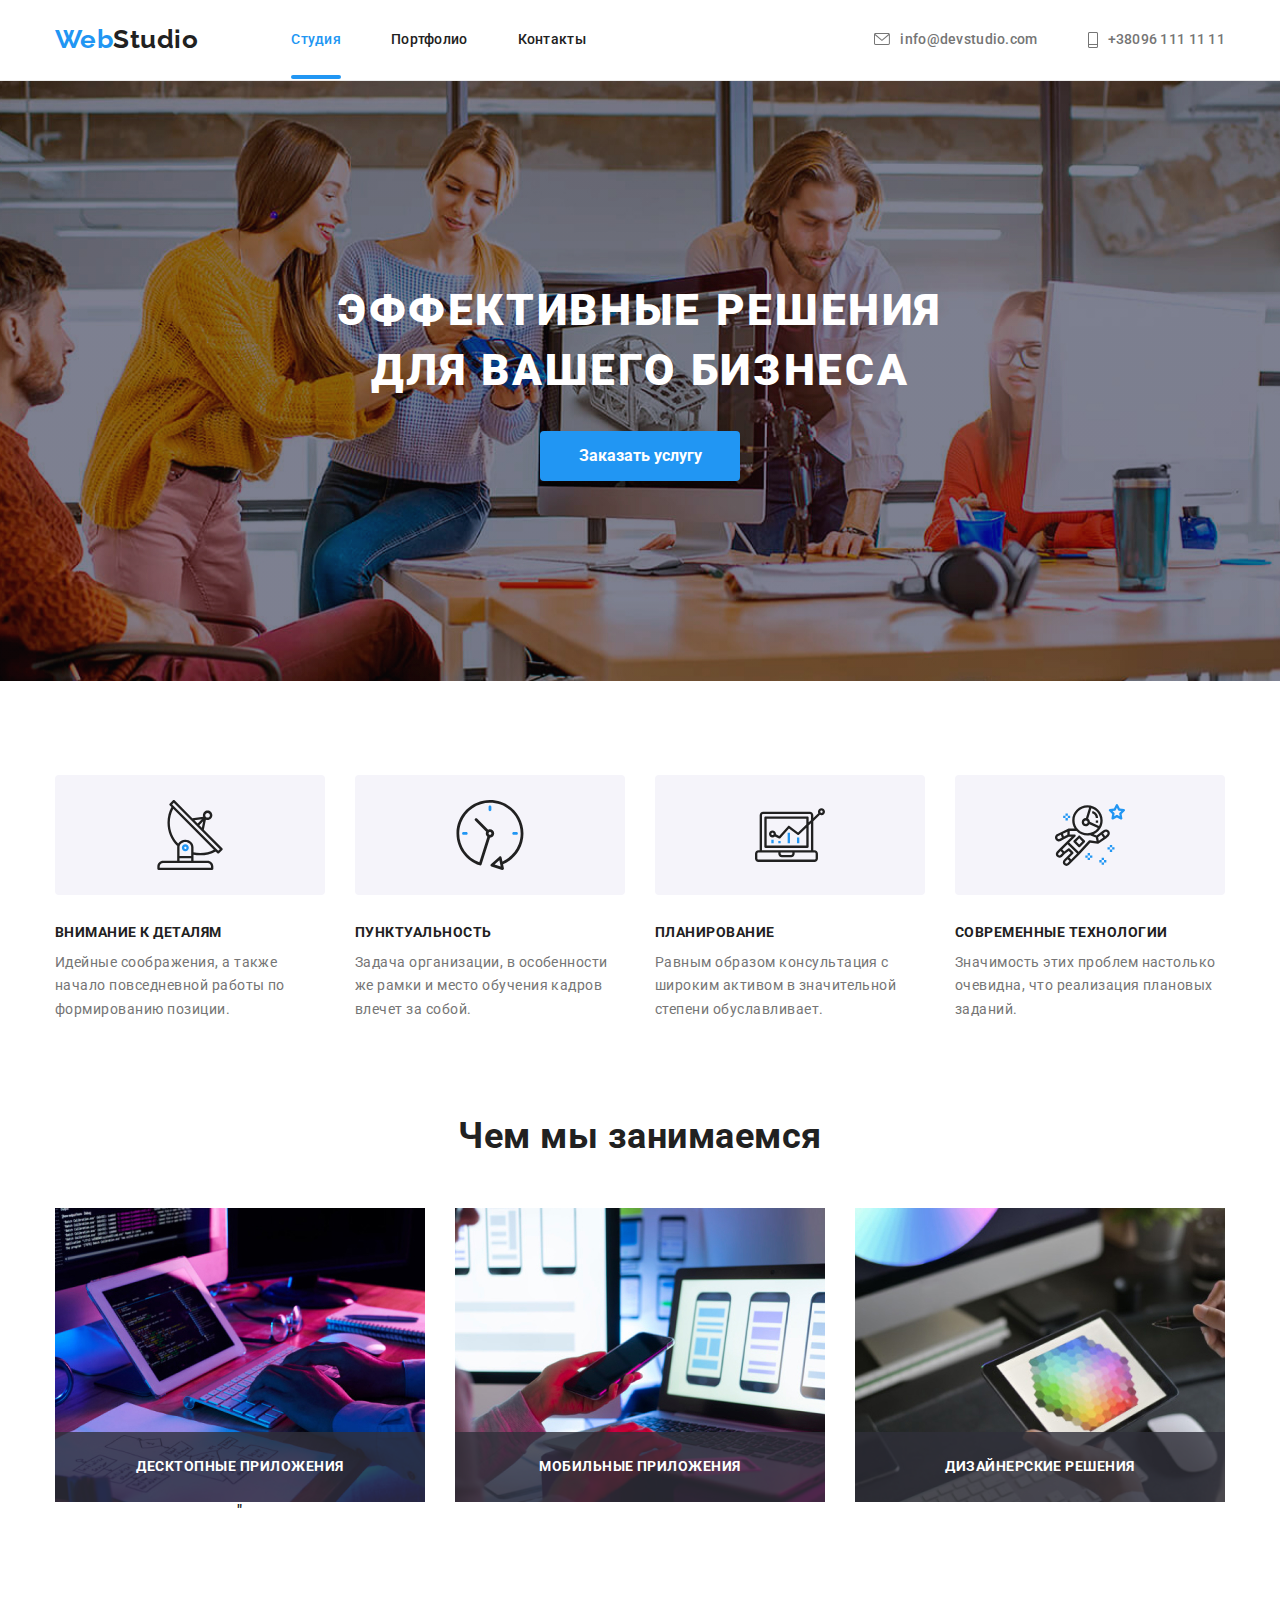
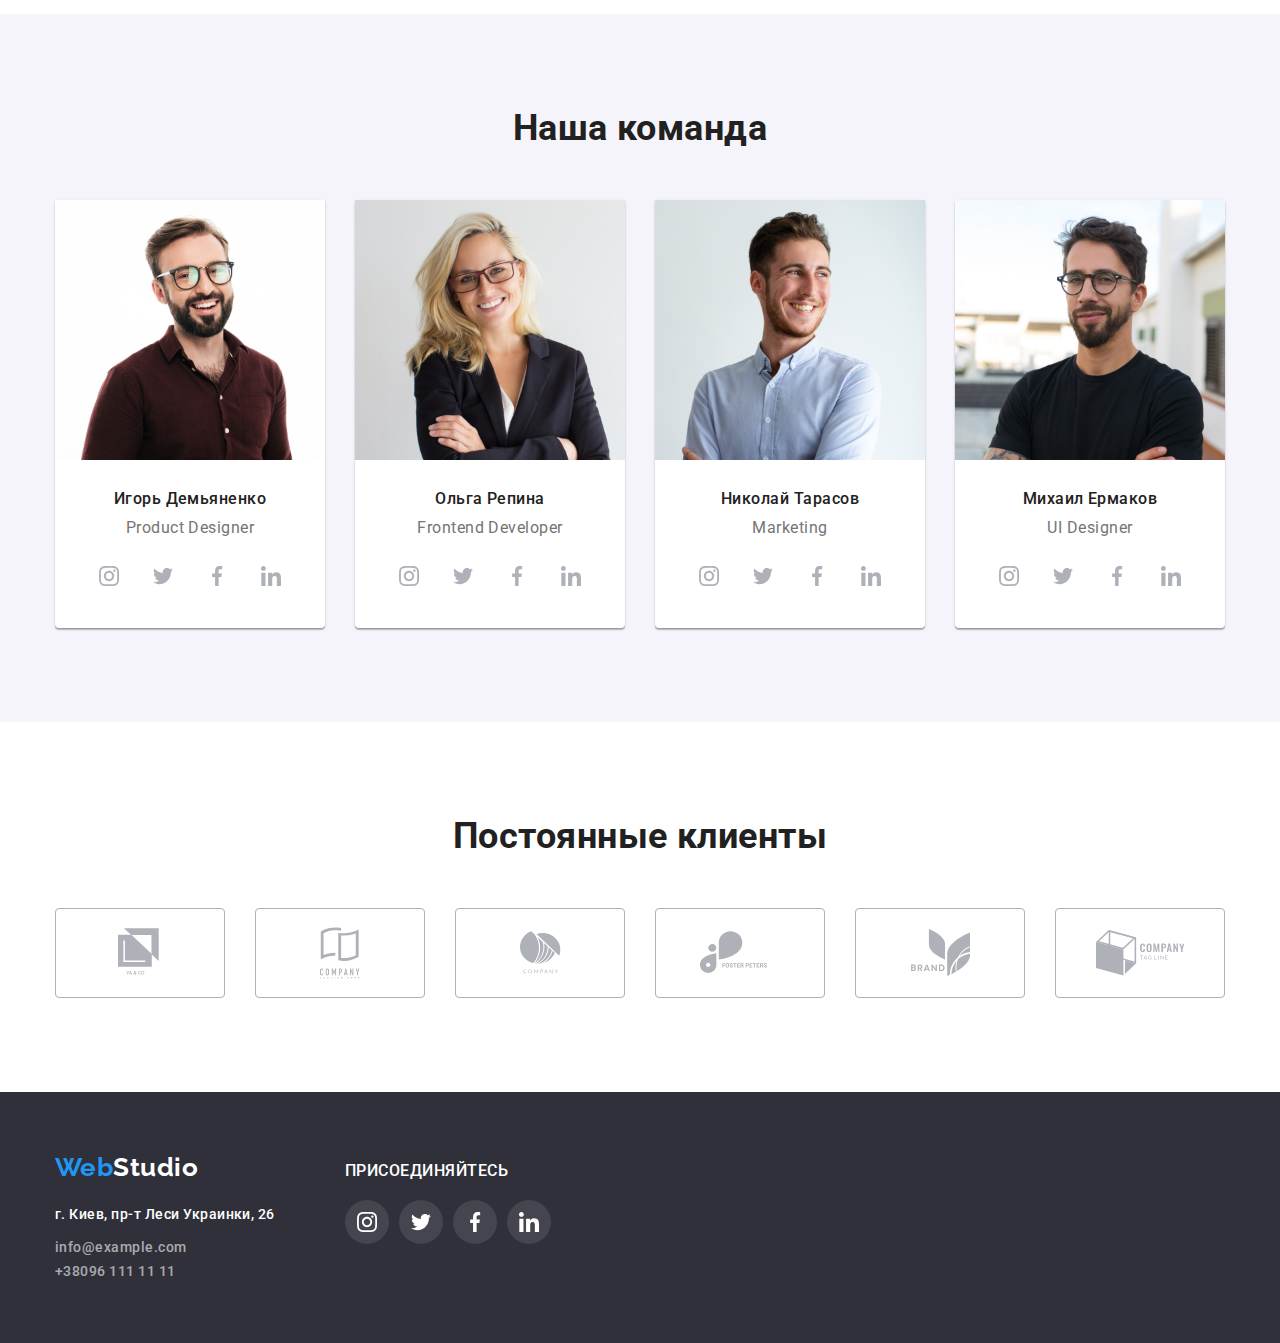
<file: index.html>
<!DOCTYPE html>
<html lang="ru">
  <head>
    <meta charset="UTF-8" />
    <meta name="viewport" content="width=device-width, initial-scale=1.0" />
    <title>Эффективные решения для вашего бизнеса</title>
    <link
      rel="stylesheet"
      href="https://cdnjs.cloudflare.com/ajax/libs/modern-normalize/1.0.0/modern-normalize.min.css"
    />
    <link rel="stylesheet" href="./css/styles.css" />
    <link rel="preconnect" href="https://fonts.gstatic.com" />
    <link
      rel="stylesheet"
      href="https://fonts.googleapis.com/css2?family=Oleo+Script&family=Raleway:wght@700&family=Roboto:wght@400;500;700;900&display=swap"
    />
  </head>
  <body>
    <!--page-top-->
    <header class="header">
      <div class="container">
        <nav class="top-nav">
          <a class="logo-header" lang="en" href="./index.html"
            >Web<span class="logo">Studio</span></a
          >
          <ul class="site-nav">
            <li>
              <a class="site-nav-link current" href="./index.html">Студия</a>
            </li>
            <li>
              <a class="site-nav-link" href="./portfolio.html">Портфолио</a>
            </li>
            <li><a class="site-nav-link" href="/">Контакты</a></li>
          </ul>
        </nav>
        <address>
          <ul class="header-contacts">
            <li>
              <a class="link-contacts" href="mailto:info@devstudio.com">
                <svg class="header-mail">
                  <use href="./images/icons/sprite.svg#envelope-hover"></use>
                </svg>
                info@devstudio.com
              </a>
            </li>
            <li>
              <a class="link-contacts" href="tel:+380961111111">
                <svg class="header-phone">
                  <use href="./images/icons/sprite.svg#phone"></use>
                </svg>
                +38096 111 11 11</a
              >
            </li>
          </ul>
        </address>
      </div>
    </header>

    <main>
      <!--banner-->
      <section class="banner">
        <div class="container">
          <div class="banner-container">
            <h1 class="banner-title">Эффективные решения для вашего бизнеса</h1>
            <button type="button" class="button banner-button" data-modal-open>
              Заказать услугу
            </button>
          </div>
        </div>
      </section>

      <!--after-banner-->
      <section class="after-banner">
        <div class="container">
          <ul class="after-banner-list">
            <li class="after-banner-items">
              <div class="info-icons-list">
                <svg width="70" height="70" class="info-icons">
                  <use href="./images/icons/sprite.svg#antenna"></use>
                </svg>
              </div>
              <h3 class="section-item">Внимание к деталям</h3>
              <p class="description">
                Идейные соображения, а также начало повседневной работы по
                формированию позиции.
              </p>
            </li>
            <li class="after-banner-items">
              <div class="info-icons-list">
                <svg width="70" height="70" class="info-icons">
                  <use href="./images/icons/sprite.svg#clock"></use>
                </svg>
              </div>
              <h3 class="section-item">Пунктуальность</h3>
              <p class="description">
                Задача организации, в особенности же рамки и место обучения
                кадров влечет за собой.
              </p>
            </li>
            <li class="after-banner-items">
              <div class="info-icons-list">
                <svg width="70" height="70" class="info-icons">
                  <use href="./images/icons/sprite.svg#diagram"></use>
                </svg>
              </div>
              <h3 class="section-item">Планирование</h3>
              <p class="description">
                Равным образом консультация с широким активом в значительной
                степени обуславливает.
              </p>
            </li>
            <li class="after-banner-items">
              <div class="info-icons-list">
                <svg width="70" height="70" class="info-icons">
                  <use href="./images/icons/sprite.svg#astronaut"></use>
                </svg>
              </div>
              <h3 class="section-item">Современные технологии</h3>
              <p class="description">
                Значимость этих проблем настолько очевидна, что реализация
                плановых заданий.
              </p>
            </li>
          </ul>
        </div>
      </section>

      <!--what-we-do-->
      <section class="what-we-do">
        <div class="container">
          <h2 class="section-title">Чем мы занимаемся</h2>
          <ul class="images-list">
            <li>
              <div class="thumb">
                <img
                  class="img-item"
                  src="images/img.jpg"
                  alt="code writing"
                  width="370"
                  height="294"
                />
                <p class="what-we-do-text">Десктопные приложения</p>
              </div>
              "
            </li>
            <li>
              <div class="thumb">
                <img
                  class="img-item"
                  src="images/phone.jpg"
                  alt="phone"
                  width="370"
                  height="294"
                />
                <p class="what-we-do-text">Мобильные приложения</p>
              </div>
            </li>
            <li>
              <div class="thumb">
                <img
                  class="img-item"
                  src="images/tablet.jpg"
                  alt="tablet"
                  width="370"
                  height="294"
                />
                <p class="what-we-do-text">Дизайнерские решения</p>
              </div>
            </li>
          </ul>
        </div>
      </section>

      <!--our-team-->
      <section class="section-our-team">
        <div class="container">
          <h2 class="section-title">Наша команда</h2>
          <ul class="team-list">
            <li>
              <img
                class="team-photo"
                src="images/ihor.jpg"
                alt="ihor demianenko"
                height="260"
                width="270"
              />
              <div class="member-card">
                <h3 class="team-member">Игорь Демьяненко</h3>
                <p lang="en" class="occupation">Product Designer</p>
                <ul class="team-social-list">
                  <li class="team-social-item">
                    <a href="" class="social-link">
                      <svg class="social-icon">
                        <use
                          href="./images/icons/sprite.svg#instagram"
                        ></use></svg
                    ></a>
                  </li>
                  <li class="team-social-item">
                    <a href="" class="social-link">
                      <svg class="social-icon">
                        <use
                          href="./images/icons/sprite.svg#twitter"
                        ></use></svg
                    ></a>
                  </li>
                  <li class="team-social-item">
                    <a href="" class="social-link">
                      <svg class="social-icon">
                        <use
                          href="./images/icons/sprite.svg#facebook"
                        ></use></svg
                    ></a>
                  </li>
                  <li class="team-social-item">
                    <a href="" class="social-link">
                      <svg class="social-icon">
                        <use
                          href="./images/icons/sprite.svg#linkedin"
                        ></use></svg
                    ></a>
                  </li>
                </ul>
              </div>
            </li>
            <li>
              <img
                class="team-photo"
                src="images/olha.jpg"
                alt="olha repina"
                height="260"
                width="270"
              />
              <div class="member-card">
                <h3 class="team-member">Ольга Репина</h3>
                <p lang="en" class="occupation">Frontend Developer</p>
                <ul class="team-social-list">
                  <li class="team-social-item">
                    <a href="" class="social-link">
                      <svg class="social-icon">
                        <use
                          href="./images/icons/sprite.svg#instagram"
                        ></use></svg
                    ></a>
                  </li>
                  <li class="team-social-item">
                    <a href="" class="social-link">
                      <svg class="social-icon">
                        <use
                          href="./images/icons/sprite.svg#twitter"
                        ></use></svg
                    ></a>
                  </li>
                  <li class="team-social-item">
                    <a href="" class="social-link">
                      <svg class="social-icon">
                        <use
                          href="./images/icons/sprite.svg#facebook"
                        ></use></svg
                    ></a>
                  </li>
                  <li class="team-social-item">
                    <a href="" class="social-link">
                      <svg class="social-icon">
                        <use
                          href="./images/icons/sprite.svg#linkedin"
                        ></use></svg
                    ></a>
                  </li>
                </ul>
              </div>
            </li>
            <li>
              <img
                class="team-photo"
                src="images/nicolai.jpg"
                alt="nicolai tarasov"
                height="260"
                width="270"
              />
              <div class="member-card">
                <h3 class="team-member">Николай Тарасов</h3>
                <p lang="en" class="occupation">Marketing</p>
                <ul class="team-social-list">
                  <li class="team-social-item">
                    <a href="" class="social-link">
                      <svg class="social-icon">
                        <use
                          href="./images/icons/sprite.svg#instagram"
                        ></use></svg
                    ></a>
                  </li>
                  <li class="team-social-item">
                    <a href="" class="social-link">
                      <svg class="social-icon">
                        <use
                          href="./images/icons/sprite.svg#twitter"
                        ></use></svg
                    ></a>
                  </li>
                  <li class="team-social-item">
                    <a href="" class="social-link">
                      <svg class="social-icon">
                        <use
                          href="./images/icons/sprite.svg#facebook"
                        ></use></svg
                    ></a>
                  </li>
                  <li class="team-social-item">
                    <a href="" class="social-link">
                      <svg class="social-icon">
                        <use
                          href="./images/icons/sprite.svg#linkedin"
                        ></use></svg
                    ></a>
                  </li>
                </ul>
              </div>
            </li>
            <li>
              <img
                class="team-photo"
                src="images/michael.jpg"
                alt="michael ermakov"
                height="260"
                width="270"
              />
              <div class="member-card">
                <h3 class="team-member">Михаил Ермаков</h3>
                <p lang="en" class="occupation">UI Designer</p>
                <ul class="team-social-list">
                  <li class="team-social-item">
                    <a href="" class="social-link">
                      <svg class="social-icon">
                        <use
                          href="./images/icons/sprite.svg#instagram"
                        ></use></svg
                    ></a>
                  </li>
                  <li class="team-social-item">
                    <a href="" class="social-link">
                      <svg class="social-icon">
                        <use
                          href="./images/icons/sprite.svg#twitter"
                        ></use></svg
                    ></a>
                  </li>
                  <li class="team-social-item">
                    <a href="" class="social-link">
                      <svg class="social-icon">
                        <use
                          href="./images/icons/sprite.svg#facebook"
                        ></use></svg
                    ></a>
                  </li>
                  <li class="team-social-item">
                    <a href="" class="social-link">
                      <svg class="social-icon">
                        <use
                          href="./images/icons/sprite.svg#linkedin"
                        ></use></svg
                    ></a>
                  </li>
                </ul>
              </div>
            </li>
          </ul>
        </div>
      </section>
    </main>

    <!--our-clients-->
    <section class="our-clients">
      <div class="container">
        <h3 class="section-title">Постоянные клиенты</h3>
        <ul class="clients-list">
          <li class="clients-item">
            <a class="clients-link" href="/">
              <svg width="45" height="50" class="clients-icon">
                <use href="./images/icons/sprite.svg#logo-1"></use>
              </svg>
            </a>
          </li>
          <li class="clients-item">
            <a class="clients-link" href="/">
              <svg width="40" height="52" class="clients-icon">
                <use href="./images/icons/sprite.svg#logo-2"></use>
              </svg>
            </a>
          </li>
          <li class="clients-item">
            <a class="clients-link" href="/">
              <svg width="41" height="43" class="clients-icon">
                <use href="./images/icons/sprite.svg#logo-3"></use>
              </svg>
            </a>
          </li>
          <li class="clients-item">
            <a class="clients-link" href="/">
              <svg width="80" height="43" class="clients-icon">
                <use href="./images/icons/sprite.svg#logo-4"></use>
              </svg>
            </a>
          </li>
          <li class="clients-item">
            <a class="clients-link" href="/">
              <svg width="59" height="47" class="clients-icon">
                <use href="./images/icons/sprite.svg#logo-5"></use>
              </svg>
            </a>
          </li>
          <li class="clients-item">
            <a class="clients-link" href="/">
              <svg width="89" height="46" class="clients-icon">
                <use href="./images/icons/sprite.svg#logo-6"></use>
              </svg>
            </a>
          </li>
        </ul>
      </div>
    </section>
    <!--footer-->
    <footer class="footer">
      <div class="container">
        <div class="footer-container-address">
          <a class="logo-footer" lang="en" href="/"
            >Web<span class="logo">Studio</span></a
          >
          <address>
            <ul>
              <li class="footer-adress">г. Киев, пр-т Леси Украинки, 26</li>
              <li>
                <a class="footer-contacts" href="mailto:info@example.com"
                  >info@example.com</a
                >
              </li>
              <li>
                <a class="footer-contacts" href="tel:+380961111111">
                  +38096 111 11 11</a
                >
              </li>
            </ul>
          </address>
        </div>

        <div class="social">
          <p class="social-title">Присоединяйтесь</p>
          <ul class="social-network-list">
            <li class="social-network-items">
              <a class="social-link" href="./">
                <svg class="social-icon">
                  <use href="./images/icons/sprite.svg#instagram"></use>
                </svg>
              </a>
            </li>
            <li class="social-network-items">
              <a class="social-link" href="./">
                <svg class="social-icon">
                  <use href="./images/icons/sprite.svg#twitter"></use>
                </svg>
              </a>
            </li>
            <li class="social-network-items">
              <a class="social-link" href="./">
                <svg class="social-icon">
                  <use href="./images/icons/sprite.svg#facebook"></use>
                </svg>
              </a>
            </li>
            <li class="social-network-items">
              <a class="social-link" href="./">
                <svg class="social-icon">
                  <use href="./images/icons/sprite.svg#linkedin"></use>
                </svg>
              </a>
            </li>
          </ul>
        </div>
      </div>
    </footer>
    <div class="backdrop is-hidden" data-modal>
      <div class="modal">
        <button type="button" class="button-close" data-modal-close>
          <svg class="icon-close" width="11" height="11">
            <use href="./images/icons/sprite.svg#close"></use>
          </svg>
        </button>
      </div>
    </div>
    <script src="./js/modal.js"></script>
  </body>
</html>
</file>
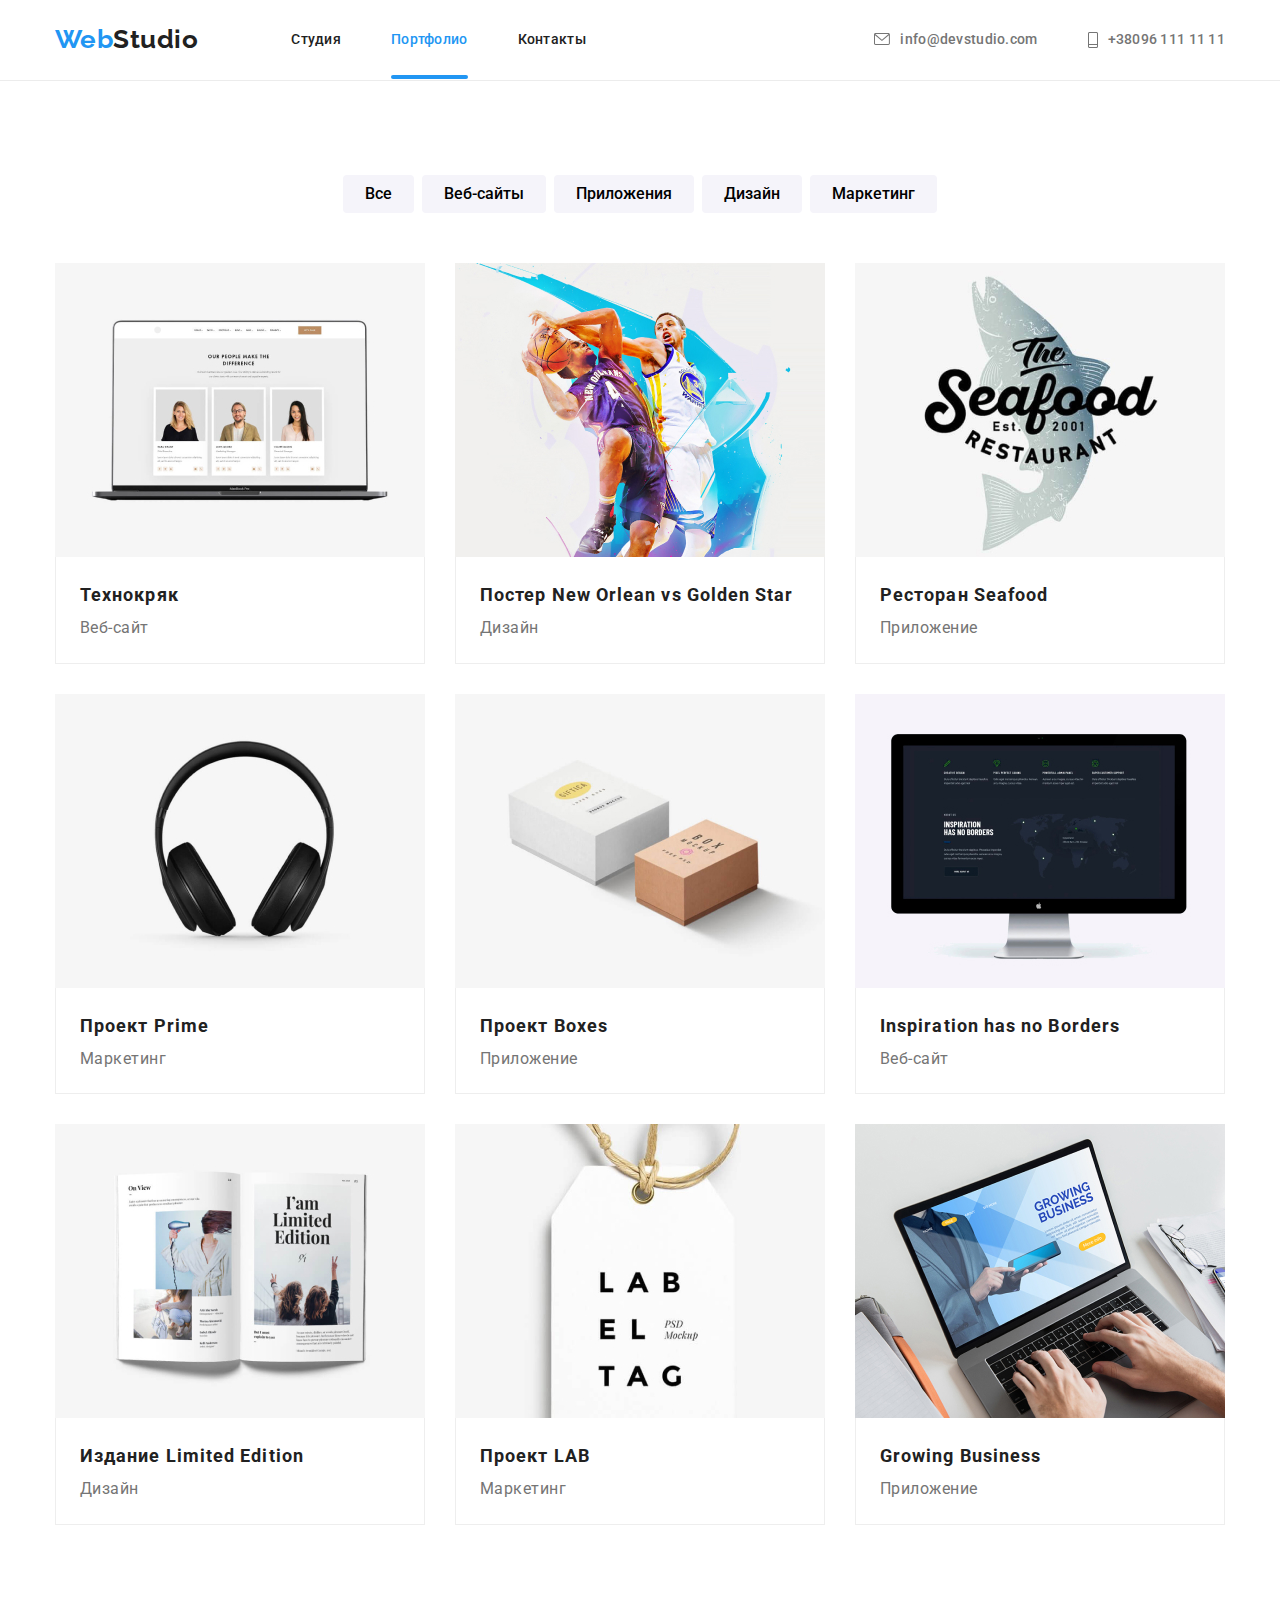
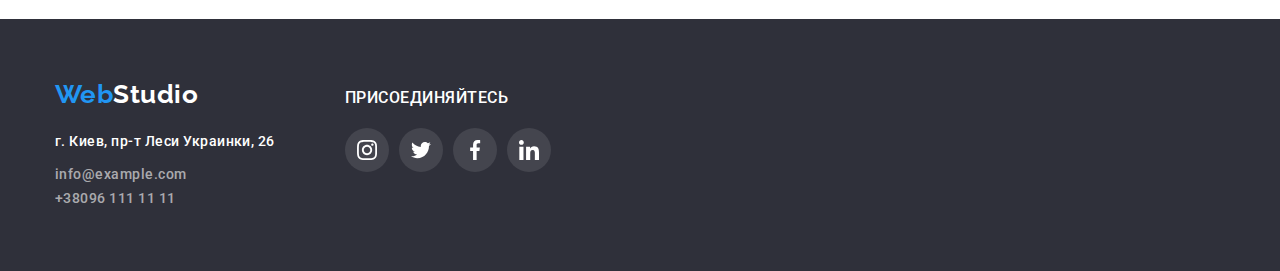
<file: portfolio.html>
<!DOCTYPE html>
<html lang="ru">
  <head>
    <meta charset="UTF-8" />
    <meta name="viewport" content="width=device-width, initial-scale=1.0" />
    <title>Эффективные решения для вашего бизнеса</title>
    <link
      rel="stylesheet"
      href="https://cdnjs.cloudflare.com/ajax/libs/modern-normalize/1.0.0/modern-normalize.min.css"
    />
    <link rel="stylesheet" href="./css/styles.css" />
    <link rel="preconnect" href="https://fonts.gstatic.com" />
    <link
      rel="stylesheet"
      href="https://fonts.googleapis.com/css2?family=Oleo+Script&family=Raleway:wght@700&family=Roboto:wght@400;500;700;900&display=swap"
    />
  </head>
  <body>
    <!--page-top-->
    <header class="header">
      <div class="container">
        <nav class="top-nav">
          <a class="logo-header" lang="en" href="./index.html"
            >Web<span class="logo">Studio</span></a
          >
          <ul class="site-nav">
            <li><a class="site-nav-link" href="./index.html">Студия</a></li>
            <li>
              <a class="site-nav-link current" href="./portfolio.html"
                >Портфолио</a
              >
            </li>
            <li><a class="site-nav-link" href="/">Контакты</a></li>
          </ul>
        </nav>
        <address>
          <ul class="header-contacts">
            <li>
              <a class="link-contacts" href="mailto:info@devstudio.com">
                <svg class="header-mail">
                  <use href="./images/icons/sprite.svg#envelope-hover"></use>
                </svg>
                info@devstudio.com
              </a>
            </li>
            <li>
              <a class="link-contacts" href="tel:+380961111111">
                <svg class="header-phone">
                  <use href="./images/icons/sprite.svg#phone"></use>
                </svg>
                +38096 111 11 11</a
              >
            </li>
          </ul>
        </address>
      </div>
    </header>

    <main>
      <section class="portfolio">
        <div class="container">
          <h1 class="section-title visually-hidden">Проекты</h1>
          <ul class="portfolio-list">
            <li>
              <button type="button" class="portfolio-button">Все</button>
            </li>
            <li>
              <button type="button" class="portfolio-button">Веб-сайты</button>
            </li>
            <li>
              <button type="button" class="portfolio-button">Приложения</button>
            </li>
            <li>
              <button type="button" class="portfolio-button">Дизайн</button>
            </li>
            <li>
              <button type="button" class="portfolio-button">Маркетинг</button>
            </li>
          </ul>

          <h2 class="section-title visually-hidden">Таблица с проектами</h2>
          <ul class="project-list">
            <li class="project-item">
              <a class="project-item-link" href="/">
                <div class="project-photo-wrapper">
                  <img
                    src="images/technocriak.jpg"
                    alt="ноутбук с фото"
                    width="370"
                    height="294"
                  />
                  <p class="overlay">
                    Технокряк это современная площадка распространения
                    коронавируса. Компании используют эту платформу для
                    цифрового шпионажа и атак на защищённые сервера конкурентов.
                  </p>
                </div>
                <div class="project-content">
                  <h3 class="project-name">Технокряк</h3>
                  <p class="text">Веб-сайт</p>
                </div>
              </a>
            </li>
            <li class="project-item">
              <a class="project-item-link" href="/">
                <div class="project-photo-wrapper">
                  <img
                    src="images/basket-playersjpg.jpg"
                    alt="баскетболисты с мячом"
                    width="370"
                    height="294"
                  />
                  <p class="overlay">
                    Технокряк это современная площадка распространения
                    коронавируса. Компании используют эту платформу для
                    цифрового шпионажа и атак на защищённые сервера конкурентов.
                  </p>
                </div>
                <div class="project-content">
                  <h3 class="project-name">Постер New Orlean vs Golden Star</h3>
                  <p class="text">Дизайн</p>
                </div>
              </a>
            </li>
            <li class="project-item">
              <a class="project-item-link" href="/">
                <div class="project-photo-wrapper">
                  <img
                    src="images/rest-logo.jpg"
                    alt="логотип ресторана"
                    width="370"
                    height="294"
                  />
                  <p class="overlay">
                    Технокряк это современная площадка распространения
                    коронавируса. Компании используют эту платформу для
                    цифрового шпионажа и атак на защищённые сервера конкурентов.
                  </p>
                </div>
                <div class="project-content">
                  <h3 class="project-name">Ресторан Seafood</h3>
                  <p class="text">Приложение</p>
                </div>
              </a>
            </li>
            <li class="project-item">
              <a class="project-item-link" href="/">
                <div class="project-photo-wrapper">
                  <img
                    src="images/headphones.jpg"
                    alt="наушники"
                    width="370"
                    height="294"
                  />
                  <p class="overlay">
                    Технокряк это современная площадка распространения
                    коронавируса. Компании используют эту платформу для
                    цифрового шпионажа и атак на защищённые сервера конкурентов.
                  </p>
                </div>
                <div class="project-content">
                  <h3 class="project-name">Проект Prime</h3>
                  <p class="text">Маркетинг</p>
                </div>
              </a>
            </li>
            <li class="project-item">
              <a class="project-item-link" href="/">
                <div class="project-photo-wrapper">
                  <img
                    src="images/boxes.jpg"
                    alt="две коробки"
                    width="370"
                    height="294"
                  />
                  <p class="overlay">
                    Технокряк это современная площадка распространения
                    коронавируса. Компании используют эту платформу для
                    цифрового шпионажа и атак на защищённые сервера конкурентов.
                  </p>
                </div>
                <div class="project-content">
                  <h3 class="project-name">Проект Boxes</h3>
                  <p class="text">Приложение</p>
                </div>
              </a>
            </li>
            <li class="project-item">
              <a class="project-item-link" href="/">
                <div class="project-photo-wrapper">
                  <img
                    src="images/inspiration.jpg"
                    alt="монитор с идеями для вдохновения"
                    width="370"
                    height="294"
                  />
                  <p class="overlay">
                    Технокряк это современная площадка распространения
                    коронавируса. Компании используют эту платформу для
                    цифрового шпионажа и атак на защищённые сервера конкурентов.
                  </p>
                </div>
                <div class="project-content">
                  <h3 class="project-name">Inspiration has no Borders</h3>
                  <p class="text">Веб-сайт</p>
                </div>
              </a>
            </li>
            <li class="project-item">
              <a class="project-item-link" href="/">
                <div class="project-photo-wrapper">
                  <img
                    src="images/magazine.jpg"
                    alt="раскрытый журнал"
                    width="370"
                    height="294"
                  />
                  <p class="overlay">
                    Технокряк это современная площадка распространения
                    коронавируса. Компании используют эту платформу для
                    цифрового шпионажа и атак на защищённые сервера конкурентов.
                  </p>
                </div>
                <div class="project-content">
                  <h3 class="project-name">Издание Limited Edition</h3>
                  <p class="text">Дизайн</p>
                </div>
              </a>
            </li>
            <li class="project-item">
              <a class="project-item-link" href="/">
                <div class="project-photo-wrapper">
                  <img
                    src="images/lab-proj.jpg"
                    alt="бирка"
                    width="370"
                    height="294"
                  />
                  <p class="overlay">
                    Технокряк это современная площадка распространения
                    коронавируса. Компании используют эту платформу для
                    цифрового шпионажа и атак на защищённые сервера конкурентов.
                  </p>
                </div>
                <div class="project-content">
                  <h3 class="project-name">Проект LAB</h3>
                  <p class="text">Маркетинг</p>
                </div>
              </a>
            </li>
            <li class="project-item">
              <a class="project-item-link" href="/">
                <div class="project-photo-wrapper">
                  <img
                    src="images/grow-bsns.jpg"
                    alt="открытый ноутбук"
                    width="370"
                    height="294"
                  />
                  <p class="overlay">
                    Технокряк это современная площадка распространения
                    коронавируса. Компании используют эту платформу для
                    цифрового шпионажа и атак на защищённые сервера конкурентов.
                  </p>
                </div>
                <div class="project-content">
                  <h3 class="project-name">Growing Business</h3>
                  <p class="text">Приложение</p>
                </div>
              </a>
            </li>
          </ul>
        </div>
      </section>
    </main>
    <!--footer-->
    <footer class="footer">
      <div class="container">
        <div class="footer-container-address">
          <a class="logo-footer" lang="en" href="/"
            >Web<span class="logo">Studio</span></a
          >
          <address>
            <ul>
              <li class="footer-adress">г. Киев, пр-т Леси Украинки, 26</li>
              <li>
                <a class="footer-contacts" href="mailto:info@example.com"
                  >info@example.com</a
                >
              </li>
              <li>
                <a class="footer-contacts" href="tel:+380961111111">
                  +38096 111 11 11</a
                >
              </li>
            </ul>
          </address>
        </div>

        <div class="social">
          <p class="social-title">Присоединяйтесь</p>
          <ul class="social-network-list">
            <li class="social-network-items">
              <a class="social-link" href="./">
                <svg class="social-icon">
                  <use href="./images/icons/sprite.svg#instagram"></use>
                </svg>
              </a>
            </li>
            <li class="social-network-items">
              <a class="social-link" href="./">
                <svg class="social-icon">
                  <use href="./images/icons/sprite.svg#twitter"></use>
                </svg>
              </a>
            </li>
            <li class="social-network-items">
              <a class="social-link" href="./">
                <svg class="social-icon">
                  <use href="./images/icons/sprite.svg#facebook"></use>
                </svg>
              </a>
            </li>
            <li class="social-network-items">
              <a class="social-link" href="./">
                <svg class="social-icon">
                  <use href="./images/icons/sprite.svg#linkedin"></use>
                </svg>
              </a>
            </li>
          </ul>
        </div>
      </div>
    </footer>
  </body>
</html>
</file>
<file: css/styles.css>
/*background-color: #FFFFFF;*/
/*accent-color: 2196F3*/
/*head-text-color: 212121*/
/*text-color: 757575*/
/*banner-background-color: #2F303A;*/
/*banner-text-color: #FFFFFF;*/
/*team-background-color: #F5F4FA;*/

:root {
  --accent-color: #2196f3;
  --head-text-color: #212121;
  --text-color: #757575;
  --primary-white-color: #ffffff;
  --footer-link-color: rgba(255, 255, 255, 0.6);
  --team-background-color: #f5f4fa;
  --banner-background-color: #2f303a;
  --time-hover: 250ms;
  --timing-function: cubic-bezier(0.4, 0, 0.2, 1);
}
h1,
h2,
h3,
h4,
h5,
h6,
p {
  margin: 0;
}

ul,
ol {
  margin: 0;
  padding: 0;
}

img {
  display: block;
}

a,
ul {
  text-decoration: none;
  list-style: none;
  color: inherit;
}

body {
  color: var(--head-text-color);
  background-color: var(--primary-white-color);
  font-family: Roboto, sans-serif;
  font-weight: 500;
  font-style: normal;
  letter-spacing: 0.03em;
}
/*common*/
.visually-hidden {
  position: absolute !important;
  clip: rect(1px 1px 1px 1px); /* IE6, IE7 */
  clip: rect(1px, 1px, 1px, 1px);
  padding: 0 !important;
  border: 0 !important;
  height: 1px !important;
  width: 1px !important;
  overflow: hidden;
}

.section-title {
  color: var(--head-text-color);
  font-weight: 700;
  font-size: 36px;
  line-height: 1.16;
  text-align: center;

  margin-bottom: 50px;
}

.container {
  width: 1200px;
  padding-left: 15px;
  padding-right: 15px;
  margin-left: auto;
  margin-right: auto;
  text-align: center;
}

/*top-nav*/
.header {
  padding-top: 24px;
  padding-bottom: 25px;

  border-bottom: 1px solid #ececec;
}

.header .container {
  display: flex;
  align-items: center;
  justify-content: space-between;
}

.top-nav {
  background-color: var(--primary-white-color);
  display: flex;
  align-items: center;
}

.logo-header {
  font-family: Raleway;
  font-style: normal;
  font-weight: bold;
  font-size: 26px;
  line-height: 31px;
  color: var(--accent-color);
}

.logo {
  color: var(--head-text-color);
  margin-right: 93px;
}

.site-nav {
  font-family: inherit;
  font-style: normal;
  font-weight: 500;
  font-size: 14px;
  line-height: 1.14;
  letter-spacing: 0.02em;
  display: flex;
  align-items: center;
}

.site-nav > li:not(:last-child),
.header-contacts > li:not(:last-child) {
  margin-right: 50px;
}
.site-nav-link {
  color: var(--head-text-color);
  position: relative;
  padding-bottom: 32px;
  padding-top: 32px;
  transition: color var(--time-hover) var(--timing-function);
}

.site-nav .site-nav-link:hover,
.site-nav .site-nav-link:focus,
.site-nav .site-nav-link:active {
  color: var(--accent-color);
}

.current {
  color: var(--accent-color);
  position: relative;
}
.current::after {
  display: block;
  content: "";
  width: 100%;
  height: 4px;
  border-radius: 2px;
  background-color: var(--accent-color);

  position: absolute;
  bottom: 0;
}

.header-contacts {
  display: flex;
  align-items: center;
  margin-left: auto;
}

.link-contacts {
  color: var(--text-color);
  font-family: inherit;
  font-style: normal;
  font-size: 14px;
  line-height: 1.14;
  letter-spacing: 0.02em;

  display: flex;
  align-items: center;
  fill: currentColor;
  transition: color var(--time-hover) var(--timing-function);
}

.link-contacts:hover,
.link-contacts:focus {
  color: var(--accent-color);
}

.header-mail {
  width: 16px;
  height: 12px;
  display: flex;
  margin-right: 10px;
}
.header-phone {
  width: 10px;
  height: 16px;
  display: flex;
  margin-right: 10px;
}
/*banner*/
.banner {
  background-color: var(--banner-background-color);
  padding-top: 200px;
  padding-bottom: 200px;

  background-image: linear-gradient(
      rgba(47, 48, 58, 0.1),
      rgba(47, 48, 58, 0.1)
    ),
    url("../images/banner.jpg");
  background-size: cover;
  background-repeat: no-repeat;
  background-position: center;
}
.banner-container {
  margin-left: auto;
  margin-right: auto;
  width: 696px;
}
.banner-title {
  color: var(--primary-white-color);
  font-weight: 900;
  font-size: 44px;
  line-height: 1.36;
  text-align: center;
  letter-spacing: 0.06em;
  text-transform: uppercase;

  margin-bottom: 30px;
  padding: 0;
}
.banner-button {
  font-size: 16px;
  font-weight: 700;
  line-height: 1.87;
  text-align: center;
  color: var(--primary-white-color);

  padding: 10px 32px;
  min-width: 200px;
  background-color: var(--accent-color);
  box-shadow: 0px 4px 4px rgba(0, 0, 0, 0.15);
  border: none;
  border-radius: 4px;

  transition: background-color var(--time-hover) var(--timing-function);
}
.banner-button:hover,
.banner-button:focus {
  cursor: pointer;
}
/*after-banner*/
.after-banner {
  padding: 94px 0;
}
.after-banner > .container {
  text-align: left;
}

.after-banner-list > li {
  width: calc((100% - (3 * 30px)) / 4);
}

.after-banner-list {
  display: flex;
}

.after-banner-list > li:not(:last-child) {
  margin-right: 30px;
}

.section-item {
  color: var(--head-text-color);
  font-weight: 700;
  font-size: 14px;
  line-height: 1.14;

  text-transform: uppercase;

  margin-top: 0;
  margin-bottom: 10px;
}

.description {
  color: var(--text-color);
  font-style: normal;
  font-weight: normal;
  font-size: 14px;
  line-height: 1.71;

  margin-top: 0;
  margin-bottom: 0;
}

.info-icons-list {
  display: flex;
  justify-content: center;
  padding-top: 25px;
  padding-bottom: 25px;
  border-radius: 4px;
  background-color: #f5f4fa;
  margin-bottom: 30px;
}

/*what-we-do*/
.what-we-do {
  padding-bottom: 94px;
}

.images-list {
  display: flex;
}

.images-list > li:not(:last-child) {
  margin-right: 30px;
}
.thumb {
  position: relative;
}
.what-we-do-text {
  position: absolute;
  bottom: 0;
  padding-top: 27px;
  padding-bottom: 27px;
  width: 100%;
  font-style: normal;
  font-weight: 700;
  font-size: 14px;
  line-height: 1.14;
  text-align: center;
  text-transform: uppercase;
  color: var(--primary-white-color);
  background: rgba(47, 48, 58, 0.8);
}
/*our-team*/
.section-our-team {
  background-color: var(--team-background-color);
  color: var(--head-text-color);

  padding: 94px 0;
}

.team-list {
  display: flex;
}
.team-list > li {
  background-color: var(--primary-white-color);
  box-shadow: 0px 1px 3px rgba(0, 0, 0, 0.12), 0px 1px 1px rgba(0, 0, 0, 0.14),
    0px 2px 1px rgba(0, 0, 0, 0.2);
  border-radius: 0px 0px 4px 4px;
}
.team-list > li:not(:last-child) {
  margin-right: 30px;
}

.member-card {
  padding: 30px;
}
.team-member {
  font-weight: 500;
  font-size: 16px;
  line-height: 1.18;

  color: var(--head-text-color);

  margin-bottom: 10px;
}

.occupation {
  font-weight: 400;
  font-size: 16px;
  line-height: 1.18;

  color: var(--text-color);
}
.team-social-list {
  display: flex;
  margin-top: 16px;
  justify-content: center;
}
.team-social-list > li:not(:last-child) {
  margin-right: 10px;
}
.social-link {
  display: flex;
  justify-content: center;
  align-items: center;
  width: 44px;
  height: 44px;
  border-radius: 50%;

  transition: background-color var(--time-hover) var(--timing-function);
}

.social-link:hover,
.social-link:focus {
  background-color: var(--accent-color);
  fill: var(--primary-white-color);
}
.social-link:hover .social-icon,
.social-link:focus .social-icon {
  fill: var(--primary-white-color);
}

.social-icon {
  width: 20px;
  height: 20px;
  fill: #afb1b8;
  transition: fill var(--time-hover) var(--timing-function);
}
/*our-clients*/
.our-clients {
  padding-top: 94px;
  padding-bottom: 94px;
}
.clients-list {
  display: flex;
  justify-content: center;
}
.clients-list > li:not(:last-child) {
  margin-right: 30px;
}

.clients-link {
  display: flex;
  justify-content: center;
  align-items: center;
  width: 170px;
  height: 90px;
  border: 1px solid #afb1b8;
  border-radius: 4px;
  fill: #afb1b8;
  transition: border-color var(--time-hover) var(--timing-function);
}

.clients-link:hover,
.clients-link:focus {
  border: 1px solid var(--accent-color);
}
.clients-link:hover .clients-icon,
.clients-link:focus .clients-icon {
  fill: var(--accent-color);
}
.clients-icon {
  transition: fill var(--time-hover) var(--timing-function);
}
/*footer*/
.footer {
  background-color: var(--banner-background-color);
  font-style: normal;
  padding-top: 60px;
  padding-bottom: 60px;
}
.footer > .container {
  display: flex;
  text-align: left;
  align-items: baseline;
}
.footer-container-address {
  display: flex;
  justify-content: baseline;
  flex-direction: column;
  margin-right: 70px;
}
.logo-footer {
  font-family: Raleway;
  font-style: normal;
  font-weight: bold;
  font-size: 26px;
  line-height: 1.19;

  color: var(--accent-color);
}

.footer .logo {
  color: var(--primary-white-color);
  margin-bottom: 20px;
  margin-right: 0;
  padding: 0;
  display: inline-block;
}

.footer-adress {
  color: var(--primary-white-color);
  font-style: normal;
  font-weight: 500;
  font-size: 14px;
  line-height: 1.71;

  margin-top: 0;
  margin-bottom: 9px;
}

.footer-contacts {
  color: var(--footer-link-color);
  font-style: normal;
  font-weight: 500;
  font-size: 14px;
  line-height: 1.71;

  margin-top: 0;
  margin-bottom: 9px;
  transition: color var(--time-hover) var(--timing-function);
}

.social {
  display: flex;
  flex-direction: column;
}

.social-title {
  font-size: 700;
  color: var(--primary-white-color);
  line-height: 1.14;

  text-transform: uppercase;
}
.social-network-list {
  display: flex;
  align-items: flex-start;
  margin-top: 20px;
}
.social-network-list > li:not(:last-child) {
  margin-right: 10px;
}
.social .social-link {
  background: rgba(255, 255, 255, 0.1);
}
.social .social-icon {
  fill: var(--primary-white-color);
}
.social .social-link:hover,
.social .social-link:focus {
  background: var(--accent-color);
}
/*portfolio*/
.portfolio {
  padding-top: 94px;
  padding-bottom: 94px;
}
.portfolio-list {
  display: flex;
  justify-content: center;
  margin-bottom: 50px;
}
.portfolio-list > li:not(:last-child) {
  margin-right: 8px;
}
.portfolio-button {
  background-color: var(--team-background-color);
  font-size: 16px;
  font-weight: 500;
  line-height: 1.6;
  text-align: center;

  padding: 6px 22px;
  border: none;
  border-radius: 4px;
  transition: color var(--time-hover) var(--timing-function),
    background-color var(--time-hover) var(--timing-function);
}

.portfolio-button:hover,
.portfolio-button:focus,
.portfolio-button:active {
  background-color: var(--accent-color);
  color: var(--primary-white-color);
  cursor: pointer;
}
.project-list {
  display: flex;
  flex-wrap: wrap;

  margin-right: -30px;
  margin-bottom: -30px;
}

.project-content {
  padding: 20px 24px;
  text-align: left;
  border-bottom: 1px solid #eeeeee;
  border-right: 1px solid #eeeeee;
  border-left: 1px solid #eeeeee;
}
.project-item {
  margin-right: 30px;
  margin-bottom: 30px;
  width: calc((100% - (3 * 30px)) / 3);
  box-sizing: border-box;
}
.project-name {
  font-weight: 700;
  font-size: 18px;
  line-height: 2;
  letter-spacing: 0.06em;
  color: var(--head-text-color);

  margin-bottom: 4;
}

.text {
  font-weight: 400;
  font-size: 16px;
  line-height: 1.87;

  color: var(--text-color);

  margin-top: 0;
  margin-bottom: 0;
}
.project-item-link {
  display: block;
  width: 100%;
  height: 100%;
}

.project-item-link:hover,
.project-item-link:focus {
  box-shadow: 0px 1px 1px rgba(0, 0, 0, 0.12), 0px 4px 4px rgba(0, 0, 0, 0.06),
    1px 4px 6px rgba(0, 0, 0, 0.16);
}

.project-photo-wrapper {
  position: relative;
  overflow: hidden;
}
.overlay {
  position: absolute;
  top: 0;
  left: 0;
  width: 100%;
  height: 100%;
  background: rgba(33, 150, 243, 0.9);
  color: var(--primary-white-color);
  text-align: left;
  font-weight: 400;
  font-size: 18px;
  line-height: 1.55;
  padding: 63px 24px;
  overflow: auto;
  transform: translateY(100%);
  transition: transform var(--time-hover) var(--timing-function);
}
.project-item-link:hover .overlay,
.project-item-link:focus .overlay {
  box-shadow: 0px 1px 1px rgba(0, 0, 0, 0.12), 0px 4px 4px rgba(0, 0, 0, 0.06),
    1px 4px 6px rgba(0, 0, 0, 0.16);
  transform: translateY(0);
}

/*modal-window*/
.backdrop {
  position: fixed;
  top: 0;
  left: 0;
  width: 100%;
  height: 100%;
  background: rgba(0, 0, 0, 0.2);

  opacity: 1;
  visibility: visible;
  transition: opacity var(--time-hover) var(--timing-function),
    visibility var(--time-hover) var(--timing-function);
}
.backdrop.is-hidden {
  visibility: hidden;
  opacity: 0;
  pointer-events: none;
}
.modal {
  position: absolute;
  top: 50%;
  left: 50%;
  transform: translate(-50%, -50%);
  transition: transform var(--time-hover) var(--timing-function);
  min-width: 528px;
  min-height: 530px;

  background: var(--primary-white-color);
  box-shadow: 0px 1px 3px rgba(0, 0, 0, 0.12), 0px 1px 1px rgba(0, 0, 0, 0.14),
    0px 2px 1px rgba(0, 0, 0, 0.2);
  border-radius: 4px;
}
.button-close {
  display: block;
  position: absolute;
  top: 8px;
  right: 8px;
  width: 30px;
  height: 30px;
  background: transparent;
  border: 1px solid rgba(0, 0, 0, 0.1);
  border-radius: 50%;
  cursor: pointer;
}
.icon-close {
  position: absolute;
  top: 50%;
  left: 50%;
  transform: translate(-50%, -50%);
  fill: #000000;
}
</file>
